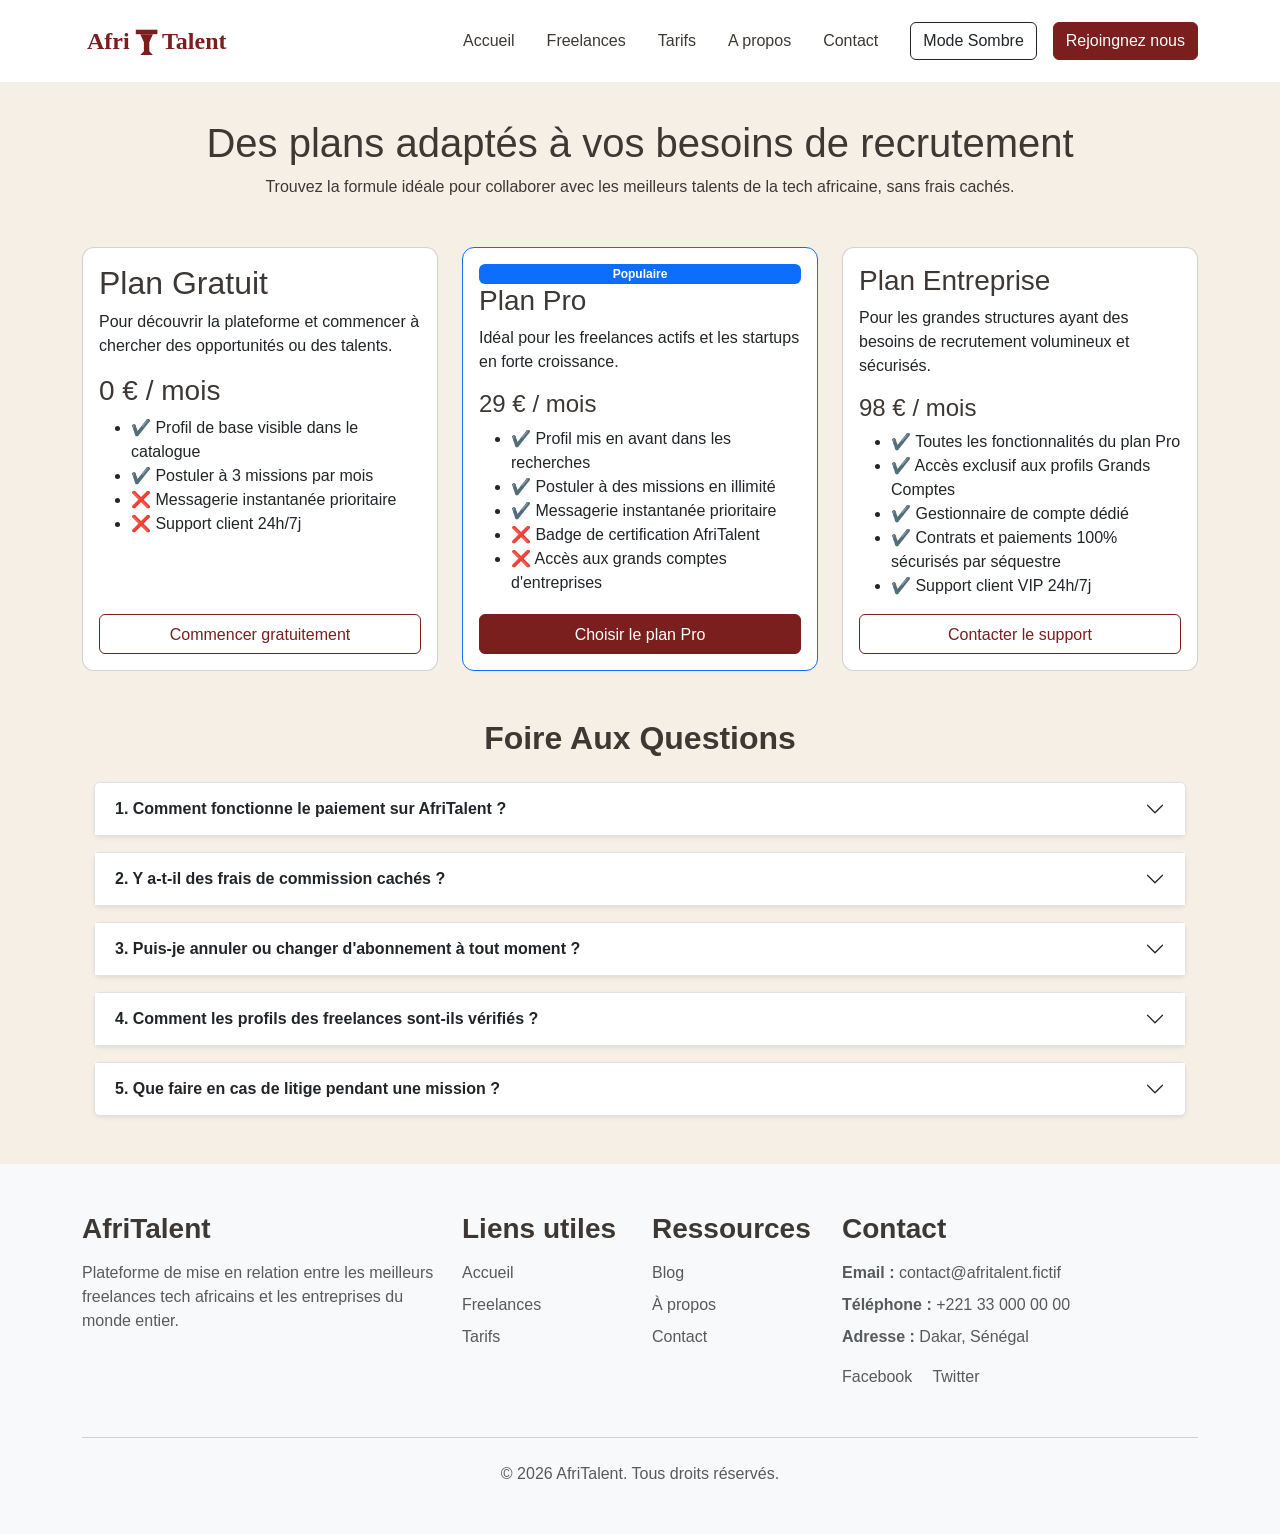
<file: tarifs.html>
<!DOCTYPE html>
<html lang="fr">
<head>
    <meta charset="UTF-8">
    <meta name="viewport" content="width=device-width, initial-scale=1.0">
    <title>AfriTalent - Nos Tarifs</title>
    <link href="https://cdn.jsdelivr.net/npm/bootstrap@5.3.3/dist/css/bootstrap.min.css" rel="stylesheet">
    <link rel="stylesheet" href="bootstrap/bootstrap-5.3.8-dist/css/bootstrap.min.css">
    <link rel="stylesheet" href="css/style.css">
</head>
<body>

  <header>
 <nav class="navbar navbar-expand-lg navbar-light bg-white py-3">
    <div class="container">
        <a class="navbar-brand d-flex align-items-center" href="index.html" style="gap: 0; text-decoration: none; font-family: 'Times New Roman', Times, serif;">
    <svg width="170" height="40" viewBox="0 0 170 40" fill="none" xmlns="http://www.w3.org/2000/svg">
        <text x="5" y="28" font-family="'Times New Roman', Times, serif" font-size="24" font-weight="bold" fill="#7A1E1E">Afri</text>
        
        <g transform="translate(52, 6) scale(0.9)">
            <path d="M2 3H26V8H2V3Z" fill="#7A1E1E"/>
            <path d="M7 8H21L17 17V27L21 31H7L11 27V17L7 8Z" fill="#7A1E1E"/>
        </g>
        
        <text x="80" y="28" font-family="'Times New Roman', Times, serif" font-size="24" font-weight="bold" fill="#7A1E1E">Talent</text>
    </svg>
</a>
        
        <button class="navbar-toggler" type="button" data-bs-toggle="collapse" data-bs-target="#navbarNav" aria-controls="navbarNav" aria-expanded="false" aria-label="Toggle navigation">
            <span class="navbar-toggler-icon"></span>
        </button>
        
        <div class="collapse navbar-collapse" id="navbarNav">
            <ul class="navbar-nav ms-auto mb-2 mb-lg-0 gap-3 align-items-lg-center">
                <li class="nav-item"><a class="nav-link" href="index.html">Accueil</a></li>
                <li class="nav-item"><a class="nav-link" href="freelances.html">Freelances</a></li>
                <li class="nav-item"><a class="nav-link" href="tarifs.html">Tarifs</a></li>
                <li class="nav-item"><a class="nav-link" href="about.html">A propos</a></li>
                <li class="nav-item"><a class="nav-link" href="contact.html">Contact</a></li>
            </ul>
            
        <div class="d-flex align-items-center gap-3 ms-lg-4">
    <!-- Bouton Mode Sombre -->
                 <button type="button" class="btn btn-outline-dark" id="darkModeBtn">
                    <i class="bi bi-moon"></i> Mode Sombre
                </button>
    
    <!-- Bouton Contact -->
            <a href="contact.html" class="btn btn-primary">Rejoingnez nous</a>
        </div>
    </div>
    </div>
</nav>
  </header>

  <main class="container my-5">

    <section class="text-center mb-5">
      <h1>Des plans adaptés à vos besoins de recrutement</h1>
      <p>Trouvez la formule idéale pour collaborer avec les meilleurs talents de la tech africaine, sans frais cachés.</p>
    </section>

    <section class="tarifs-grid-section mb-5">
      <div class="row g-4">

        <div class="col-12 col-md-4">
          <div class="card h-100">
            <div class="card-body">
              <h2>Plan Gratuit</h2>
              <p>Pour découvrir la plateforme et commencer à chercher des opportunités ou des talents.</p>
              <h3>0 € <span>/ mois</span></h3>
              <ul>
                <li>✔️ Profil de base visible dans le catalogue</li>
                <li>✔️ Postuler à 3 missions par mois</li>
                <li>❌ Messagerie instantanée prioritaire</li>
                <li>❌ Support client 24h/7j</li>
              </ul>
              <a href="contact.html" class="btn btn-outline-primary">Commencer gratuitement</a>
            </div>
          </div>
        </div>

        <div class="col-12 col-md-4">
          <div class="card h-100 border-primary">
            <div class="card-body">
              <span class="badge bg-primary">Populaire</span>
              <h3>Plan Pro</h3>
              <p>Idéal pour les freelances actifs et les startups en forte croissance.</p>
              <h4>29 € <span>/ mois</span></h4>
              <ul>
                <li>✔️ Profil mis en avant dans les recherches</li>
                <li>✔️ Postuler à des missions en illimité</li>
                <li>✔️ Messagerie instantanée prioritaire</li>
                <li>❌ Badge de certification AfriTalent</li>
                <li>❌ Accès aux grands comptes d'entreprises</li>
              </ul>
              <a href="contact.html" class="btn btn-primary">Choisir le plan Pro</a>
            </div>
          </div>
        </div>

        <div class="col-12 col-md-4">
          <div class="card h-100">
            <div class="card-body">
              <h3>Plan Entreprise</h3>
              <p>Pour les grandes structures ayant des besoins de recrutement volumineux et sécurisés.</p>
              <h4>98 € <span>/ mois</span></h4>
              <ul>
                <li>✔️ Toutes les fonctionnalités du plan Pro</li>
                <li>✔️ Accès exclusif aux profils Grands Comptes</li>
                <li>✔️ Gestionnaire de compte dédié</li>
                <li>✔️ Contrats et paiements 100% sécurisés par séquestre</li>
                <li>✔️ Support client VIP 24h/7j</li>
              </ul>
              <a href="contact.html" class="btn btn-outline-primary">Contacter le support</a>
            </div>
          </div>
        </div>

      </div>
    </section>

   <section class="faq-section mt-5">
    <div class="container my-5">
        <h2 class="text-center mb-4 fw-bold">Foire Aux Questions</h2>
        
        <div class="accordion" id="faqAfriTalent">
            
            <!-- Question 1 -->
            <div class="accordion-item mb-3 border rounded shadow-sm">
                <h2 class="accordion-header" id="headingOne">
                    <button class="accordion-button collapsed fw-semibold text-dark" type="button" data-bs-toggle="collapse" data-bs-target="#collapseOne" aria-expanded="false" aria-controls="collapseOne">
                        1. Comment fonctionne le paiement sur AfriTalent ?
                    </button>
                </h2>
                <!-- Le contenu doit être INSIDE la div collapse -->
                <div id="collapseOne" class="accordion-collapse collapse" aria-labelledby="headingOne" data-bs-parent="#faqAfriTalent">
                    <div class="accordion-body text-muted">
                        Les paiements sont bloqués de manière sécurisée sur notre plateforme au lancement de la mission et ne sont versés au freelance qu'une fois le travail validé par l'entreprise.
                    </div>
                </div>
            </div>

            <!-- Question 2 -->
            <div class="accordion-item mb-3 border rounded shadow-sm">
                <h2 class="accordion-header" id="headingTwo">
                    <button class="accordion-button collapsed fw-semibold text-dark" type="button" data-bs-toggle="collapse" data-bs-target="#collapseTwo" aria-expanded="false" aria-controls="collapseTwo">
                        2. Y a-t-il des frais de commission cachés ?
                    </button>
                </h2>
                <div id="collapseTwo" class="accordion-collapse collapse" role="region" aria-labelledby="headingTwo" data-bs-parent="#faqAfriTalent">
                    <div class="accordion-body text-muted">
                        Non, notre politique est transparente. Les frais dépendent uniquement du plan d'abonnement choisi (Gratuit, Pro ou Entreprise). Aucune commission n'est prélevée sur vos contrats.
                    </div>
                </div>
            </div>

            <!-- Question 3 -->
            <div class="accordion-item mb-3 border rounded shadow-sm">
                <h2 class="accordion-header" id="headingThree">
                    <button class="accordion-button collapsed fw-semibold text-dark" type="button" data-bs-toggle="collapse" data-bs-target="#collapseThree" aria-expanded="false" aria-controls="collapseThree">
                        3. Puis-je annuler ou changer d'abonnement à tout moment ?
                    </button>
                </h2>
                <div id="collapseThree" class="accordion-collapse collapse" role="region" aria-labelledby="headingThree" data-bs-parent="#faqAfriTalent">
                    <div class="accordion-body text-muted">
                        Oui, tous nos abonnements payants sont sans engagement de durée. Vous pouvez annuler, passer à une offre supérieure ou inférieure directement depuis votre tableau de bord.
                    </div>
                </div>
            </div>

            <!-- Question 4 -->
            <div class="accordion-item mb-3 border rounded shadow-sm">
                <h2 class="accordion-header" id="headingFour">
                    <button class="accordion-button collapsed fw-semibold text-dark" type="button" data-bs-toggle="collapse" data-bs-target="#collapseFour" aria-expanded="false" aria-controls="collapseFour">
                        4. Comment les profils des freelances sont-ils vérifiés ?
                    </button>
                </h2>
                <div id="collapseFour" class="accordion-collapse collapse" role="region" aria-labelledby="headingFour" data-bs-parent="#faqAfriTalent">
                    <div class="accordion-body text-muted">
                        Notre équipe technique valide manuellement l'identité, l'historique professionnel et les compétences techniques de chaque inscrit avant de lui accorder le badge de validation.
                    </div>
                </div>
            </div>

            <!-- Question 5 -->
            <div class="accordion-item mb-3 border rounded shadow-sm">
                <h2 class="accordion-header" id="headingFive">
                    <button class="accordion-button collapsed fw-semibold text-dark" type="button" data-bs-toggle="collapse" data-bs-target="#collapseFive" aria-expanded="false" aria-controls="collapseFive">
                        5. Que faire en cas de litige pendant une mission ?
                    </button>
                </h2>
                <div id="collapseFive" class="accordion-collapse collapse" role="region" aria-labelledby="headingFive" data-bs-parent="#faqAfriTalent">
                    <div class="accordion-body text-muted">
                        Pour les membres Pro et Entreprise, un médiateur AfriTalent intervient sous 24h pour analyser le cahier des charges et trouver une solution équitable entre les deux parties.
                    </div>
                </div>
            </div>

        </div> <!-- Fin de l'accordion -->
    </div> <!-- Fin du container -->
</section> <!-- Fin de la section -->

  </main>

<footer class="bg-light py-5 mt-5">
    <div class="container">
        <div class="row">
            
            <!-- Colonne 1 : Description de l'entreprise -->
            <div class="col-md-4 mb-4">
                <h3 class="fw-bold mb-3">AfriTalent</h3>
                <p class="text-muted">Plateforme de mise en relation entre les meilleurs freelances tech africains et les entreprises du monde entier.</p>
            </div>

            <!-- Colonne 2 : Liens utiles -->
            <div class="col-md-2 col-6 mb-4">
                <h3 class="fw-bold mb-3">Liens utiles</h3>
                <ul class="list-unstyled">
                    <li class="mb-2"><a href="#" class="text-decoration-none text-muted">Accueil</a></li>
                    <li class="mb-2"><a href="#" class="text-decoration-none text-muted">Freelances</a></li>
                    <li class="mb-2"><a href="#" class="text-decoration-none text-muted">Tarifs</a></li>
                </ul>
            </div>

            <!-- Colonne 3 : Ressources -->
            <div class="col-md-2 col-6 mb-4">
                <h3 class="fw-bold mb-3">Ressources</h3>
                <ul class="list-unstyled">
                    <li class="mb-2"><a href="blog.html" class="text-decoration-none text-muted">Blog</a></li>
                    <li class="mb-2"><a href="about.html" class="text-decoration-none text-muted">À propos</a></li>
                    <li class="mb-2"><a href="contact.html" class="text-decoration-none text-muted">Contact</a></li>
                </ul>
            </div>

            <!-- Colonne 4 : Contact & Réseaux -->
            <div class="col-md-4 mb-4">
                <h3 class="fw-bold mb-3">Contact</h3>
                <ul class="list-unstyled text-muted">
                    <li class="mb-2"><strong>Email :</strong> contact@afritalent.fictif</li>
                    <li class="mb-2"><strong>Téléphone :</strong> +221 33 000 00 00</li>
                    <li class="mb-2"><strong>Adresse :</strong> Dakar, Sénégal</li>
                </ul>
                <div class="mt-3">
                    <a href="#" class="text-muted me-3 text-decoration-none">Facebook</a>
                    <a href="#" class="text-muted text-decoration-none">Twitter</a>
                </div>
            </div>

        </div>

        <!-- Ligne du bas : Copyright -->
        <hr class="my-4 text-muted">
        <div class="row">
            <div class="col text-center">
                <p class="text-muted mb-0">&copy; 2026 AfriTalent. Tous droits réservés.</p>
            </div>
        </div>
    </div>
</footer>

  <script src="https://cdn.jsdelivr.net/npm/bootstrap@5.3.2/dist/js/bootstrap.bundle.min.js"></script>
  <script src="js/mains.js"></script>
  <button id="backToTop" class="btn btn-primary" title="Retour en haut">⬆️</button>
<script src="js/mains.js"></script>
</body>
</html>
</file>
<file: css/style.css>
body {
    padding-top: 70px; /* À ajuster selon la hauteur de ta navbar */
}
/* ==========================================================================
   1. VARIABLES CSS (6 obligatoires) & POLICES GOOGLE FONTS
   ========================================================================== */
/* Importation des 2 Google Fonts (Titres: Poppins / Corps: Inter) */
@import url('https://fonts.googleapis.com/css2?family=Inter:wght@400;500&family=Poppins:wght@600;700&display=swap');

:root {
    /* Ta palette personnalisée issue de l'image */
    --primary-color: #bfa18f;       /* 1. Couleur principale (Taupe/Sable soutenu) */
    --secondary-color: #d9c5b2;     /* 2. Couleur secondaire (Beige doux) */
    --light-color: #f5efe6;         /* 3. Couleur claire (Crème de fond principal) */
    --dark-color: #3e3835;          /* 4. Couleur sombre (Texte et contrastes foncés) */
    
    /* Typographie */
    --font-titles: 'Poppins', sans-serif; /* 5. Police pour les titres */
    --font-body: 'Inter', sans-serif;     /* 6. Police pour le corps de texte */
}

/* ==========================================================================
   2. RESET CSS & STYLES DE BASE (Marges, paddings, body)
   ========================================================================== */
* {
    margin: 0;
    padding: 0;
    box-sizing: border-box;
}

body {
    font-family: var(--font-body);
    background-color: var(--light-color);
    color: var(--dark-color);
}

h1, h2, h3, h4, h5, h6 {
    font-family: var(--font-titles);
    color: var(--dark-color);
}

/* ==========================================================================
   3. NAVBAR STYLISÉE (Liens alignés)
   ========================================================================== */
header {
    background-color: #ffffff;
    border-bottom: 1px solid var(--secondary-color);
}

/* Alignement horizontal des liens du menu */
#navbarNav ul {
    list-style: none;
    display: flex;
    align-items: center;
    gap: 1.5rem;
    margin: 0;
    padding: 0;
}

#navbarNav ul li a {
    text-decoration: none;
    color: var(--dark-color);
    font-weight: 500;
}
/* ==========================================================================
   4. SECTION HERO (Disposition asymétrique & Typographie expressive)
   ========================================================================== */
.hero-section {
    padding: 5rem 0;
    background-color: var(--light-color); /* Ton fond crème #F5EFE6 */
}

/* Aligne le texte à gauche et l'image à droite de façon asymétrique */
.hero-row {
    display: flex;
    align-items: center;
    justify-content: space-between;
    flex-wrap: wrap;
    gap: 3rem;
}

/* Bloc de texte (prend un peu plus de la moitié de l'espace) */
.hero-text {
    flex: 1;
    min-width: 300px;
}

/* H1 très grand et expressif avec ta police Poppins */
.hero-text h1 {
    font-size: 3rem;
    line-height: 1.2;
    color: var(--dark-color); /* Ton marron/taupe foncé */
    margin-bottom: 1.5rem;
}

.hero-text p {
    font-size: 1.2rem;
    color: var(--dark-color);
    opacity: 0.9;
    margin-bottom: 2.5rem;
}

/* Conteneur des deux boutons d'action (CTA) */
.hero-buttons {
    display: flex;
    gap: 1rem;
    flex-wrap: wrap;
    margin-bottom: 3rem;
}

/* Style de tes boutons personnalisés avec ta palette */
.hero-btn-primary {
    background-color: var(--primary-color); /* Taupe soutenu */
    color: #ffffff !important;
    padding: 0.8rem 1.8rem;
    border-radius: 8px;
    font-weight: 500;
    border: none;
    transition: background-color 0.2s ease;
}

.hero-btn-primary:hover {
    background-color: var(--dark-color);
}

.hero-btn-secondary {
    background-color: transparent;
    color: var(--dark-color) !important;
    padding: 0.8rem 1.8rem;
    border-radius: 8px;
    font-weight: 500;
    border: 2px solid var(--secondary-color); /* Bordure beige doux */
    transition: all 0.2s ease;
}

.hero-btn-secondary:hover {
    background-color: var(--secondary-color);
}

/* Bloc Image (prend le reste de l'espace à droite) */
/* Trouve et remplace ces deux blocs vers la ligne 138-145 */
.hero-images {
    flex: 1;
    min-width: 300px;
    text-align: center;
    display: flex;         /* Ajoute ça pour centrer la boîte */
    justify-content: center;
    align-items: center;
}

.hero-images img {
    max-width: 95% !important; /* Force la réduction à 60% de sa taille */
    height: auto !important;
    border-radius: 12px;
    object-fit: contain;
}
/* ==========================================================================
   5. SECTION "COMMENT ÇA MARCHE" (Bento Grid avec CSS Grid)
   ========================================================================== */
.bento-grid-section {
    padding: 5rem 0;
    background-color: #ffffff; /* Fond blanc pour détacher de la section Hero */
}

/* Conteneur principal en CSS Grid */
.bento-raw-container {
    display: grid;
    grid-template-columns: repeat(3, 150fr); /* 3 colonnes de base */
    gap: 1.5rem; /* Espace entre les cases */
    margin-top: 3rem;
}

/* Style général de chaque carte Bento */
.bento-card {
    background-color: var(--light-color); /* Ton fond crème #F5EFE6 */
    border: 1px solid var(--secondary-color); /* Bordure beige doux */
    border-radius: 16px;
    padding: 2.5rem;
    position: relative;
    overflow: hidden;
    display: flex;
    flex-direction: column;
    justify-content: space-between;
}

/* Effet de disposition asymétrique pour la Bento Box (sur grand écran) */
/* La carte 1 (Inscription) prendra deux colonnes de large */
.bento-card:nth-child(1) {
    grid-column: span 2;
}

/* La carte 2 (Trouver une mission) prendra une colonne */
.bento-card:nth-child(2) {
    grid-column: span 1;
}

/* La carte 3 (Travailler) occupera toute la largeur en dessous */
.bento-card:nth-child(3) {
    grid-column: span 3;
    flex-direction: row; /* Aligne le texte horizontalement pour cette grande carte */
    align-items: center;
    gap: 2rem;
}

/* Stylisation des petits éléments à l'intérieur */
.bento-card span {
    font-size: 3.5rem;
    font-weight: 700;
    color: var(--primary-color); /* Ton taupe #BFA18F */
    opacity: 0.3;
    position: absolute;
    top: 1rem;
    right: 1.5rem;
}

.bento-card i {
    font-size: 2.5rem;
    color: var(--primary-color);
    margin-bottom: 1.5rem;
}

/* Ajustement pour le texte de la carte 3 qui est à l'horizontale */
.bento-card:nth-child(3) .bento-text-wrapper {
    flex: 1;
}

.bento-card h3 {
    font-size: 1.5rem;
    margin-bottom: 0.8rem;
    color: var(--dark-color);
}

.bento-card p {
    font-size: 1rem;
    color: var(--dark-color);
    opacity: 0.8;
    margin: 0;
}
/* ==========================================================================
   6. SECTION "CATÉGORIES DE SERVICES" (Cartes & Effets Hover obligatoires)
   ========================================================================== */
.categories-section {
    padding: 5rem 0;
    background-color: var(--light-color); /* Ton fond crème #F5EFE6 */
}

/* Style de base pour chaque carte de service */
.category-card {
    background-color: #ffffff;
    border: 1px solid var(--secondary-color); /* Bordure beige doux */
    border-radius: 12px;
    padding: 2rem;
    text-align: center;
    /* Transition fluide indispensable pour l'effet de survol */
    transition: transform 0.3s ease, box-shadow 0.3s ease, border-color 0.3s ease;
    height: 100%; /* Pour que toutes les cartes aient la même hauteur */
}

/* Icônes dans les cartes */
.category-card i {
    font-size: 2.5rem;
    color: var(--primary-color); /* Ton taupe #BFA18F */
    margin-bottom: 1.5rem;
    display: inline-block;
}

.category-card h3 {
    font-size: 1.3rem;
    margin-bottom: 0.8rem;
    color: var(--dark-color);
}

.category-card p {
    font-size: 0.95rem;
    color: var(--dark-color);
    opacity: 0.8;
    margin: 0;
}

/* L'EFFET HOVER EXIGÉ PAR LE SUJET */
.category-card:hover {
    transform: translateY(-8px); /* La carte se soulève de 8 pixels */
    box-shadow: 0 10px 20px rgba(62, 56, 53, 0.15); /* Apparition d'une ombre douce */
    border-color: var(--primary-color); /* La bordure devient taupe au survol */
}
/* ==========================================================================
   7. SECTION TÉMOIGNAGES (Carrousel Bootstrap - Version Corrigée)
   ========================================================================== */
.testimonials-section {
    padding: 6rem 0; /* Plus d'espace en haut et en bas pour respirer */
    background-color: var(--bg-light-color); /* Utilise ton fond crème */
}

/* Centre et limite la largeur du carrousel */
.carousel-inner {
    max-width: 750px;
    margin: 0 auto;
}

.testimonial-item {
    text-align: center;
    padding: 2rem 3rem; /* Plus d'espace sur les côtés pour éviter que le texte touche les flèches */
}

.testimonial-item img {
    width: 100px;
    height: 100px;
    border-radius: 50%;
    object-fit: cover;
    margin: 0 auto 1.5rem auto;
    display: block;
    border: 3px solid var(--primary-color); /* Ta bordure taupe */
}

.testimonial-item p {
    font-size: 1.15rem;
    font-style: italic;
    color: var(--dark-color);
    line-height: 1.6;
    margin-bottom: 1.5rem;
}

.testimonial-item h5 {
    font-size: 1.2rem;
    font-weight: 700;
    color: var(--dark-color);
    margin-bottom: 0.2rem;
}

.testimonial-item small {
    display: block;
    font-size: 0.9rem;
    color: var(--primary-color); /* Le métier s'affiche en taupe */
}

/* Correction des flèches pour qu'elles soient bien visibles (en taupe) */
.carousel-control-prev-icon,
.carousel-control-next-icon {
    background-color: var(--primary-color) !important; /* Force la couleur taupe */
    border-radius: 50%;
    width: 3rem;
    height: 3rem;
    background-size: 50%; /* Centre bien la flèche blanche dans le rond taupe */
}

/* Écarte légèrement les flèches du texte */
.carousel-control-prev {
    left: -50px;
}
.carousel-control-next {
    right: -50px;
}
/* ==========================================================================
   8. PAGE FREELANCES : CARTES DE PROFIL (Ajustements)
   ========================================================================== */
.card, .freelance-card {
    background-color: #ffffff;
    border-radius: 12px;
    
    /* 1. CORRECTION DES COINS : Empêche l'image de dépasser des bords arrondis */
    overflow: hidden; 
    
    /* 2. ALIGNEMENT DES BOUTONS : Aligne tout parfaitement en hauteur */
    display: flex;
    flex-direction: column;
    height: 100%;
}

/* 3. FORCE LE BOUTON À RESTER TOUT EN BAS DE LA CARTE */
.card-body { 
    display: flex;
    flex-direction: column;
    flex-grow: 1;
}

.card-body a, .card-body .btn {
    margin-top: auto; /* Pousse le lien "Voir le profil" tout en bas de la boîte */
    padding-top: 0.5rem;
}
/* ==========================================================================
   9. RESPONSIVE DESIGN (Media Queries)
   ========================================================================== */

/* 🌍 AJUSTEMENTS POUR TABLETTE (Écrans inférieurs à 992px) */
@media (max-width: 991.98px) {
    .hero-row {
        flex-direction: column; /* L'image passe sous le texte dans le Hero */
        text-align: center;
    }
    
    .hero-text {
        min-width: 100%;
        margin-bottom: 2rem;
    }
    
    /* Évite que les flèches du carrousel sortent de l'écran */
    .carousel-control-prev { left: 10px; }
    .carousel-control-next { right: 10px; }
}

/* 📱 AJUSTEMENTS POUR MOBILE (Écrans inférieurs à 768px) */
@media (max-width: 767.98px) {
    /* On réduit légèrement la taille des gros titres pour qu'ils ne débordent pas */
    h1, .hero-text h1 {
        font-size: 2rem !important;
    }
    
    h2 {
        font-size: 1.75rem !important;
    }
    
    .bento-raw-container {
        grid-template-columns: 1fr; /* La bento grid passe sur une seule colonne */
    }
    
    .bento-card {
        grid-column: span 1 !important; /* Toutes les cartes Bento prennent la pleine largeur */
        padding: 1.5rem;
    }
    
    .testimonial-item {
        padding: 1.5rem 1rem;
    }
    
    .testimonial-item p {
        font-size: 1rem;
    }


/* Style de base pour les liens de navigation */
.nav-link {
    text-decoration: none;
    color: var(--dark-color);
    font-weight: 500;
    transition: color 0.2s;
}

.nav-link:hover {
    color: var(--primary-color);
}

/* Sur mobile, on empile les éléments proprement */
@media (max-width: 991.98px) {
    .navbar-collapse {
        padding: 1rem 0;
    }
    .navbar-nav {
        flex-direction: column;
        align-items: flex-start;
        gap: 1rem;
        margin-bottom: 1rem;
    }
    .navigation-actions {
        flex-direction: column;
        align-items: flex-start;
        width: 100%;
    }
}

/* ==========================================================================
   10. STYLES POUR LE COMMIT 6 (DOM & INTERACTIONS)
   ========================================================================== */

/* Classe ajoutée à la navbar en JS lors du scroll */
.navbar.scrolled {
    background-color: #ffffff !important; /* Force le fond blanc opaque */
    box-shadow: 0 4px 12px rgba(0, 0, 0, 0.08) !important; /* Ajoute une ombre élégante */
    padding-top: 0.5rem !important; /* Effet shrink (réduction de hauteur) */
    padding-bottom: 0.5rem !important;
    transition: all 0.3s ease;
}

/* Bouton Retour en haut fixe */
#backToTop {
    position: fixed;
    bottom: 20px;
    right: -60px; /* Caché par défaut à droite de l'écran */
    z-index: 99;
    border: none;
    outline: none;
    cursor: pointer;
    padding: 12px;
    border-radius: 50%;
    font-size: 18px;
    transition: right 0.4s ease; /* Animation d'apparition fluide */
}

/* Classe ajoutée en JS pour faire apparaître le bouton */
#backToTop.show {
    right: 20px;
}
/* ==========================================================================
   11. CORRECTION ALIGNEMENT NAVBAR RESPONSIVE (COMMIT 6)
   ========================================================================== */
@media (max-width: 991.98px) {
    .navbar-collapse {
        padding: 1rem 0;
    }
    .navbar-nav {
        flex-direction: column !important;
        align-items: flex-start !important;
        gap: 1rem !important;
        margin-bottom: 1rem;
    }
    .navbar-collapse .d-flex {
        flex-direction: column;
        align-items: flex-start !important;
        width: 100%;
    }
}
/* ==========================================================================
   11. CONFIGURATION RESPONSIVE ET NAVBAR (COMMIT 6)
   ========================================================================== */

/* Styles appliqués UNIQUEMENT sur mobile et tablette (Écrans inférieurs à 992px) */
@media (max-width: 991.98px) {
    .navbar-collapse {
        padding: 1rem 0;
    }
    
    /* Force les liens du menu à s'empiler à la verticale seulement sur mobile */
    .navbar-nav {
        flex-direction: column !important;
        align-items: flex-start !important;
        gap: 1rem !important;
        margin-bottom: 1rem;
    }
    
    /* Aligne les boutons Mode Sombre et Rejoindre à la verticale sur mobile */
    .navbar-collapse .d-flex {
        flex-direction: column;
        align-items: flex-start !important;
        width: 100%;
        gap: 1rem !important;
    }
}

/* Styles pour la navbar quand on fait défiler la page (Scroll) */
.navbar.scrolled {
    background-color: #ffffff !important;
    box-shadow: 0 4px 12px rgba(0, 0, 0, 0.08) !important;
    padding-top: 0.5rem !important;
    padding-bottom: 0.5rem !important;
    transition: all 0.3s ease;
}
}
/* ==========================================================================
   15. STYLE DU FOOTER
   ========================================================================== */
footer a:hover {
    color: #0d6efd !important; /* Change pour la couleur principale de ton site (ex: le bleu Bootstrap) */
    transition: color 0.2s ease-in-out;
}
/* ==========================================================================
   16. BOUTONS HERO PERSONNALISÉS
   ========================================================================== */
.btn-primary {
    background-color: #3b82f6 !important; /* Ajuste avec ton bleu exact */
    border-color: #3b82f6 !important;
}

.btn-primary:hover {
    background-color: #2563eb !important;
    border-color: #2563eb !important;
}

.btn-outline-primary {
    color: #3b82f6 !important;
    border-color: #3b82f6 !important;
}

.btn-outline-primary:hover {
    background-color: #3b82f6 !important;
    color: #ffffff !important;
}
* DARK MODE */
.dark-mode {
  background-color: #121212;
  color: white;
}

.dark-mode .card {
  background-color: #1e1e1e;
  color: white;
}

.dark-mode .navbar {
  background-color: #1e1e1e !important;
}

.dark-mode footer {
  background-color: #1e1e1e !important;
  color: white;
}
/* ==========================================================================
   17. BOUTONS DE FILTRAGE
   ========================================================================== */
.btn-outline-secondary {
    border-color: #dee2e6 !important; /* Bordure grise très discrète */
    color: #495057 !important;
    transition: all 0.3s ease;
}

.btn-outline-secondary:hover {
    background-color: #3b82f6 !important; /* Devient bleu au survol */
    border-color: #3b82f6 !important;
    color: #ffffff !important;
}
/* ==========================================================================
   FORCE ABSOLUE MODE SOMBRE GENERALE
   ========================================================================== */
body.dark-mode,
body.dark-mode * {
    background-color: #121212 !important;
    color: #ffffff !important;
    background-image: none !important; /* Supprime les images de fond blanches */
}

/* Force les liens, boutons outline et textes spécifiques en blanc */
body.dark-mode a,
body.dark-mode .nav-link,
body.dark-mode h1,
body.dark-mode h2,
body.dark-mode h3,
body.dark-mode p,
body.dark-mode span {
    color: #ffffff !important;
}

/* Optionnel : Fait ressortir le bouton Mode Sombre quand il est actif */
body.dark-mode #darkModeBtn {
    background-color: #ffffff !important;
    color: #121212 !important;
    border-color: #ffffff !important;
}
/* ==========================================================================
   STYLE DU BOUTON RETOUR EN HAUT (COMMIT 6)
   ========================================================================== */
#backToTop {
    position: fixed !important;
    bottom: 20px !important;
    right: -60px !important; /* Caché à droite par défaut */
    z-index: 9999 !important;
    width: 50px !important;
    height: 50px !important;
    background-color: #007bff !important; /* Couleur bleue Bootstrap (ou change selon tes goûts) */
    color: white !important;
    border: none !important;
    border-radius: 50% !important; /* Devient un cercle complet */
    cursor: pointer !important;
    display: flex !important;
    align-items: center !important;
    justify-content: center !important;
    font-size: 20px !important;
    box-shadow: 0 4px 10px rgba(0,0,0,0.3) !important;
    transition: right 0.4s ease, opacity 0.4s ease !important;
    opacity: 0 !important;
}

/* Classe ajoutée par le JavaScript quand on scroll */
#backToTop.show {
    right: 20px !important; /* Glisse vers la gauche pour apparaître sur l'écran */
    opacity: 1 !important;
}
/* Bloque la navbar en haut de l'écran pendant le scroll */
.navbar {
    position: fixed !important;
    top: 0;
    left: 0;
    width: 100%;
    z-index: 1030; /* Permet de passer par-dessus tous les éléments du site */
    transition: all 0.3s ease; /* Pour que le changement de couleur reste fluide */
}
.navbar_scrolled {
    /* Fond blanc avec 90% d'opacité (légèrement transparent au scroll) */
    background-color: rgba(255, 255, 255, 0.9) !important; 
    
    /* Effet de flou de l'arrière-plan (optionnel mais très moderne, style Apple) */
    backdrop-filter: blur(8px); 
    -webkit-backdrop-filter: blur(8px);
    
    box-shadow: 0 4px 12px rgba(0, 0, 0, 0.08) !important;
    padding-top: 0.5rem !important;
    padding-bottom: 0.5rem !important;
    transition: all 0.3s ease !important;
}
/* Style personnalisé pour les cartes de valeurs */
.card-valeur {
    background-color: #ffffff;
    border-radius: 12px;
    transition: transform 0.3s ease, box-shadow 0.3s ease;
    display: flex;
    flex-direction: column;
    align-items: center;
    justify-content: flex-start;
}

/* Petit effet de survol sympa */
.card-valeur:hover {
    transform: translateY(-5px);
    box-shadow: 0 8px 24px rgba(0, 0, 0, 0.12) !important;
}

/* Ajustement pour le mode sombre si tu l'actives */
body.dark-mode .card-valeur {
    background-color: #2b2b2b;
    color: #ffffff;
}
body.dark-mode .card-valeur .text-muted {
    color: #b0b0b0 !important;
}
/* --- ANIMATIONS AU SCROLL (COMMIT 7) --- */

/* État initial : invisible et légèrement décalé vers le bas */
.fade-in-section {
    opacity: 0;
    transform: translateY(30px);
    transition: opacity 0.8s ease-out, transform 0.8s ease-out;
}

/* État animé : visible et à sa place d'origine */
.fade-in-section.is-visible {
    opacity: 1;
    transform: translateY(0);
}
/* --- CORRECTION MAJEURE DU FILTRAGE DE GRILLE --- */

/* On s'assure que les colonnes restent des blocs flexibles normaux */
.freelance-card, .freelance-card-wrapper {
    position: relative !important;
    top: auto !important;
    right: auto !important;
    left: auto !important;
    float: none !important;
    height: auto !important;
}

/* Quand on cache une carte, elle disparait COMPLÈTEMENT du flux sans laisser de résidu de texte */
.freelance-card.d-none {
    display: none !important;
}
/* Empêche les éléments de la grille de se chevaucher pendant les animations */
.freelance-card {
    margin-bottom: 24px;
    will-change: transform;
}
/* Pour accorder tes boutons avec le nouveau logo bordeaux */
.btn-primary {
    background-color: #7A1E1E !important;
    border-color: #7A1E1E !important;
}

.btn-outline-primary {
    color: #7A1E1E !important;
    border-color: #7A1E1E !important;
}

.btn-outline-primary:hover {
    background-color: #7A1E1E !important;
    color: #ffffff !important;
}
/* --- ANIMATION DES COMPTEURS --- */
@keyframes fadeInUp {
    from {
        opacity: 0;
        transform: translateY(20px);
    }
    to {
        opacity: 1;
        transform: translateY(0);
    }
}

.animate-counter {
    animation: fadeInUp 0.8s ease-out forwards;
    transition: transform 0.3s ease, box-shadow 0.3s ease;
}

/* Petit effet de survol sympa au passage de la souris */
.animate-counter:hover {
    transform: translateY(-5px);
    box-shadow: 0 8px 24px rgba(122, 30, 30, 0.15) !important;
}
/* --- PERSONNALISATION DE LA FAQ (ACCORDÉON) --- */
.accordion-button:not(.collapsed) {
    background-color: rgba(122, 30, 30, 0.1) !important; /* Fond bordeaux très clair quand ouvert */
    color: #7A1E1E !important; /* Texte bordeaux quand ouvert */
    box-shadow: none !important;
}

.accordion-button:focus {
    border-color: #7A1E1E !important;
    box-shadow: 0 0 0 0.25rem rgba(122, 30, 30, 0.25) !important; /* Lueur bordeaux au clic */
}

/* Style de la petite flèche rotative */
.accordion-button::after {
    transition: transform 0.2s ease-in-out;
}
/* Force l'affichage du texte lorsque l'accordéon s'ouvre */
.accordion-collapse.show {
    display: block !important;
    height: auto !important;
}
/* Le conteneur principal : on s'assure qu'il ne bloque rien */
.categories-raw-container {
    display: block; 
    width: 100%;
}

/* Le style de tes cartes individuelles */
.category-card {
    background: #ffffff;
    padding: 1.5rem;
    border-radius: 10px;
    box-shadow: 0 4px 6px rgba(0, 0, 0, 0.05);
    text-align: center;
    height: 100%; /* Permet d'avoir des cartes de tailles égales */
    transition: transform 0.2s ease, box-shadow 0.2s ease;
}

/* Optionnel : un petit effet au survol pour faire pro */
.category-card:hover {
    transform: translateY(-5px);
    box-shadow: 0 8px 15px rgba(0, 0, 0, 0.1);
}

/* Style pour tes icônes temporaires */
.icon-placeholder {
    display: inline-block;
    background-color: #f8f9fa;
    color: #7A1E1E;
    padding: 10px 20px;
    border-radius: 5px;
    font-weight: bold;
    font-style: normal;
}
</file>
